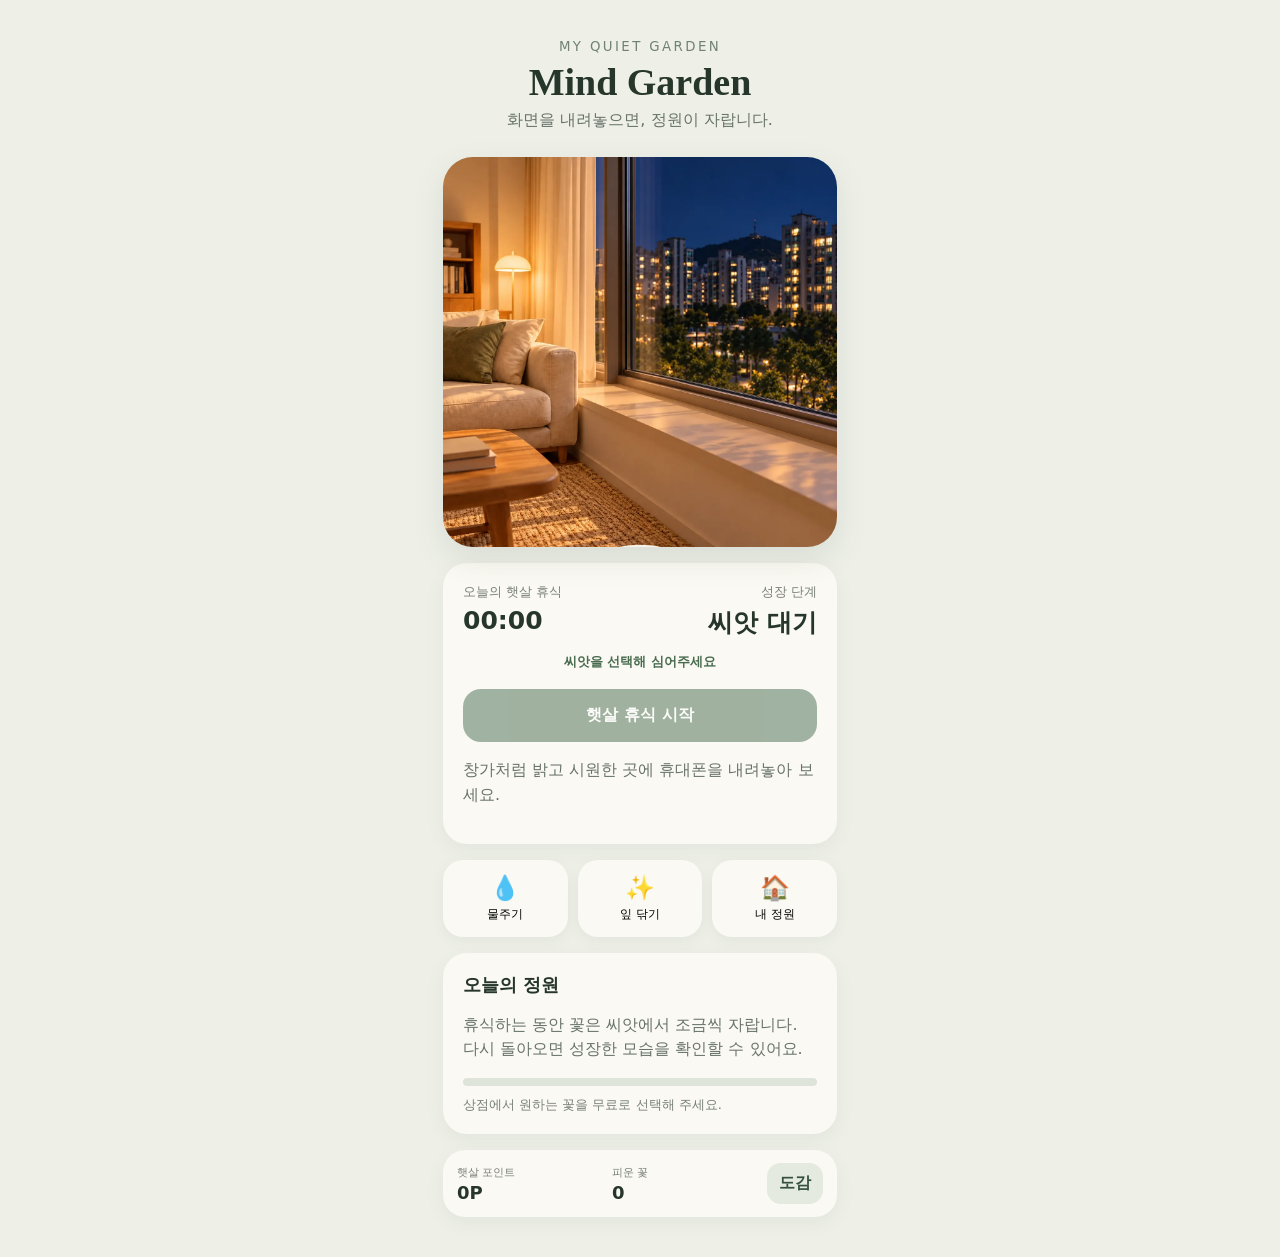
<file: web/index.html>
<!doctype html><html lang="ko"><head><meta charset="utf-8"><meta name="viewport" content="width=device-width,initial-scale=1"><title>Mind Garden</title><link rel="stylesheet" href="style.css?v=62"></head><body><main><header><small>MY QUIET GARDEN</small><h1>Mind Garden</h1><p>화면을 내려놓으면, 정원이 자랍니다.</p></header><section id="room"><img id="roomPhoto" alt="내 정원 배경"><div id="liveLight"></div><div id="sun">☀</div><div id="plantShadow"></div><div id="plant" aria-label="가상 식물"><svg viewBox="0 0 180 220" role="img"><defs><linearGradient id="potG" x1="0" x2="1"><stop offset="0" stop-color="#e8e1d4"/><stop offset=".5" stop-color="#fffaf0"/><stop offset="1" stop-color="#cfc5b6"/></linearGradient><linearGradient id="leafG" x1="0" y1="1" x2="1" y2="0"><stop offset="0" stop-color="#347c32"/><stop offset=".55" stop-color="#78bd45"/><stop offset="1" stop-color="#b9dc68"/></linearGradient><radialGradient id="soilG"><stop offset="0" stop-color="#59422f"/><stop offset="1" stop-color="#2f241c"/></radialGradient><filter id="ps"><feDropShadow dx="0" dy="7" stdDeviation="5" flood-opacity=".22"/></filter></defs><ellipse cx="90" cy="207" rx="56" ry="9" fill="#000" opacity=".13"/><g filter="url(#ps)"><ellipse cx="90" cy="183" rx="49" ry="10" fill="#eee7db"/><path d="M47 142h86l-8 55c-1 7-8 11-15 11H70c-8 0-14-4-15-11z" fill="url(#potG)"/><ellipse cx="90" cy="142" rx="43" ry="12" fill="#f7f0e4"/><ellipse cx="90" cy="142" rx="35" ry="8" fill="url(#soilG)"/></g><path d="M90 143C89 118 91 91 88 66M89 104C73 91 61 78 50 65M90 91c16-14 29-27 39-43M89 119c18-9 31-18 42-31" fill="none" stroke="#3f7f3b" stroke-width="6" stroke-linecap="round"/><g fill="url(#leafG)"><path d="M87 68C61 69 44 56 42 36c25-3 45 8 45 32z"/><path d="M91 91c6-27 24-44 48-43 0 27-17 43-48 43z"/><path d="M87 105c-25 3-43-7-49-26 23-8 45 1 49 26z"/><path d="M91 120c12-23 31-34 52-29-6 24-25 35-52 29z"/><path d="M89 68c-7-22 0-42 17-54 14 19 8 42-17 54z"/></g><g fill="none" stroke="#d7ed9a" stroke-width="1.5" opacity=".65"><path d="M48 42l36 23"/><path d="M132 53L96 86"/><path d="M45 83l38 19"/><path d="M136 95l-39 21"/><path d="M104 20L91 62"/></g></svg></div></section><div id="editPanel"><div class="editRow"><strong id="editTarget">화분 조절</strong><button id="editPlant" type="button">화분</button><button id="editRoom" type="button">내 집</button></div><div class="editRow"><button id="sizeMinus" type="button">−</button><span id="editHint">드래그로 위치 이동 · ± 크기</span><button id="sizePlus" type="button">＋</button><button id="editDone" type="button">완료</button></div></div><section class="card"><div class="row"><div><span>오늘의 햇살 휴식</span><strong id="time">00:00</strong></div><div><span>성장 단계</span><strong id="stage">새싹</strong></div></div><div id="activePlantName" class="activePlantName">금잔화 씨앗부터 시작해보세요</div><button id="rest">햇살 휴식 시작</button><button id="harvest" class="harvest" type="button" hidden>피운 꽃 수확하기 · +100P</button><p id="msg">창가처럼 밝고 시원한 곳에 휴대폰을 내려놓아 보세요.</p></section><section class="actions"><button id="water">💧<span>물주기</span></button><button id="leaf">✨<span>잎 닦기</span></button><button id="myHome">🏠<span>내 정원</span></button></section><section class="card"><h2>오늘의 정원</h2><p>휴식하는 동안 꽃은 씨앗에서 조금씩 자랍니다. 다시 돌아오면 성장한 모습을 확인할 수 있어요.</p><div class="progress"><i id="bar"></i></div><small id="next">다음 잎까지 10분</small></section><section class="gardenStatus"><div><span>햇살 포인트</span><strong id="sunPoints">0P</strong></div><div><span>피운 꽃</span><strong id="completedPlants">0</strong></div><button id="openCodex" type="button">도감</button></section><section id="homeSheet" class="sheet"><div class="sheetHead"><div><small>MY GARDEN</small><h2>내 정원</h2></div><button id="homeClose">×</button></div><div class="gardenMiniSummary"><span><b id="sheetPoints">0P</b> 햇살 포인트</span><span><b id="sheetCompleted">0</b> 완성</span><span><b id="weekDays">0/7</b> 이번 주</span></div><div class="gardenTabs"><button class="on" data-garden-tab="spaces">공간</button><button data-garden-tab="collection">피운 꽃</button><button data-garden-tab="codex">도감</button><button data-garden-tab="shop">상점</button></div><div class="gardenPanel on" data-garden-panel="spaces"><p class="longPressHint">등록한 식물을 길게 누르면 내용을 수정하거나 삭제할 수 있어요.</p><div id="plantList"></div><button id="addPlant" class="primary">＋ 식물 추가</button></div><div class="gardenPanel" data-garden-panel="collection"><div id="collectionList"></div><div class="publicGardenFuture"><strong>공개 정원 · 준비 중</strong><p>마켓 공개 후에는 내가 선택한 완성 식물만 공개 정원에 전시할 수 있도록 준비되어 있습니다.</p></div></div><div class="gardenPanel" data-garden-panel="codex"><div id="codexList"></div></div><div class="gardenPanel" data-garden-panel="shop"><p class="shopIntro">꽃·화분·배경을 무료로 선택해 정원을 꾸며보세요.</p><div id="shopList"></div></div></section><section id="addSheet" class="sheet"><div class="sheetHead"><h2 id="plantEditorTitle">식물 추가</h2><button id="addClose">×</button></div><label class="field">이름<input id="newName" placeholder="예: 거실 몬스테라"></label><label class="field">장소<input id="newPlace" placeholder="예: 거실 창가 / 공부방 책상 위"></label><label class="field">꽃 종류<select id="newSpecies" aria-label="꽃 종류 선택"></select></label><div class="choiceTitle">배경 이미지</div><div class="choices"><button id="useMine">내 이미지</button><button id="useVirtual">가상의 이미지</button></div><input id="photo" type="file" accept="image/*" hidden><div id="virtualChoices" class="virtualChoices"><button data-v="window">햇살 좋은 거실 창가</button><button data-v="desk">차분한 공부방 책상</button><button data-v="balcony">초록빛 베란다 정원</button><button data-v="tea-yard">차 마시는 뜰</button><button data-v="tea-yard2">산이 보이는 창가</button></div><label class="liveToggle"><input id="newLive" type="checkbox" checked><span>라이브 적용</span><small>내 이미지는 시간에 따라, 가상 이미지는 날씨에 따라 달라집니다.</small></label><button id="savePlant" class="primary">추가 완료</button></section><div id="plantActionDialog" class="plantActionDialog" hidden role="dialog" aria-modal="true" aria-labelledby="plantActionTitle"><div class="plantActionCard"><h2 id="plantActionTitle"></h2><p id="plantActionMessage"></p><button id="plantActionEdit" type="button">내용 수정</button><button id="plantActionDelete" type="button">삭제</button><button id="plantActionCancel" type="button">취소</button></div></div><div id="rewardToast" class="rewardToast" aria-live="polite"></div></main><script src="data/flowers.js?v=5"></script>
<script src="local-store.js?v=5"></script></body></html>
</file>
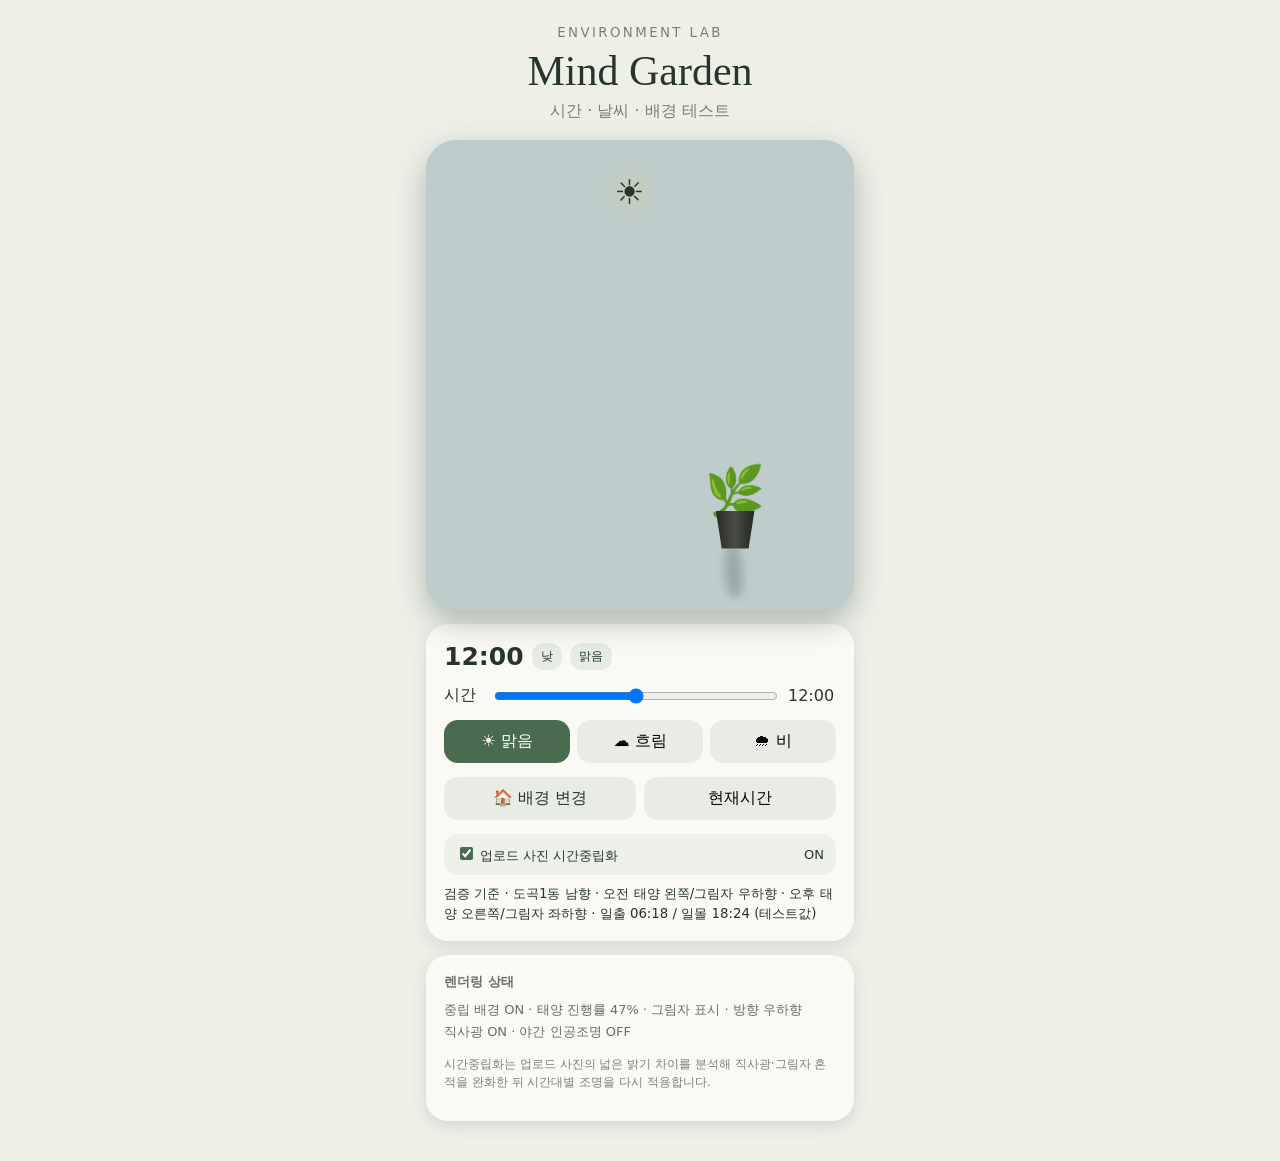
<file: web/lab/index.html>
<!doctype html><html lang="ko"><head><meta charset="utf-8"><meta name="viewport" content="width=device-width,initial-scale=1"><title>Mind Garden Lab</title><link rel="stylesheet" href="style.css"></head><body><main><header><small>ENVIRONMENT LAB</small><h1>Mind Garden</h1><p>시간 · 날씨 · 배경 테스트</p></header><section id="room"><canvas id="neutralCanvas"></canvas><div id="tint"></div><div id="clouds"></div><canvas id="rain"></canvas><div id="sunOrb">☀</div><div id="pot"><div class="plant">🌿</div><div class="potBody"></div><div class="shadow"></div></div></section><section class="panel"><div class="status"><b id="clock">12:00</b><span id="phase">낮</span><span id="weatherText">맑음</span></div><label>시간 <input id="timeSlider" type="range" min="0" max="1439" value="720"><output id="timeOut">12:00</output></label><div class="chips"><button data-w="clear" class="on">☀ 맑음</button><button data-w="cloudy">☁ 흐림</button><button data-w="rain">🌧 비</button></div><div class="row"><label class="upload">🏠 배경 변경<input id="photo" type="file" accept="image/*"></label><button id="now">현재시간</button></div><div class="neutralRow"><label><input id="neutralize" type="checkbox" checked> 업로드 사진 시간중립화</label><span id="neutralState">ON</span></div><small>검증 기준 · 도곡1동 남향 · 오전 태양 왼쪽/그림자 우하향 · 오후 태양 오른쪽/그림자 좌하향 · 일출 06:18 / 일몰 18:24 (테스트값)</small></section><section class="panel info"><b>렌더링 상태</b><div id="debug"></div><p class="note">시간중립화는 업로드 사진의 넓은 밝기 차이를 분석해 직사광·그림자 흔적을 완화한 뒤 시간대별 조명을 다시 적용합니다.</p></section></main><script src="app.js"></script></body></html>
</file>
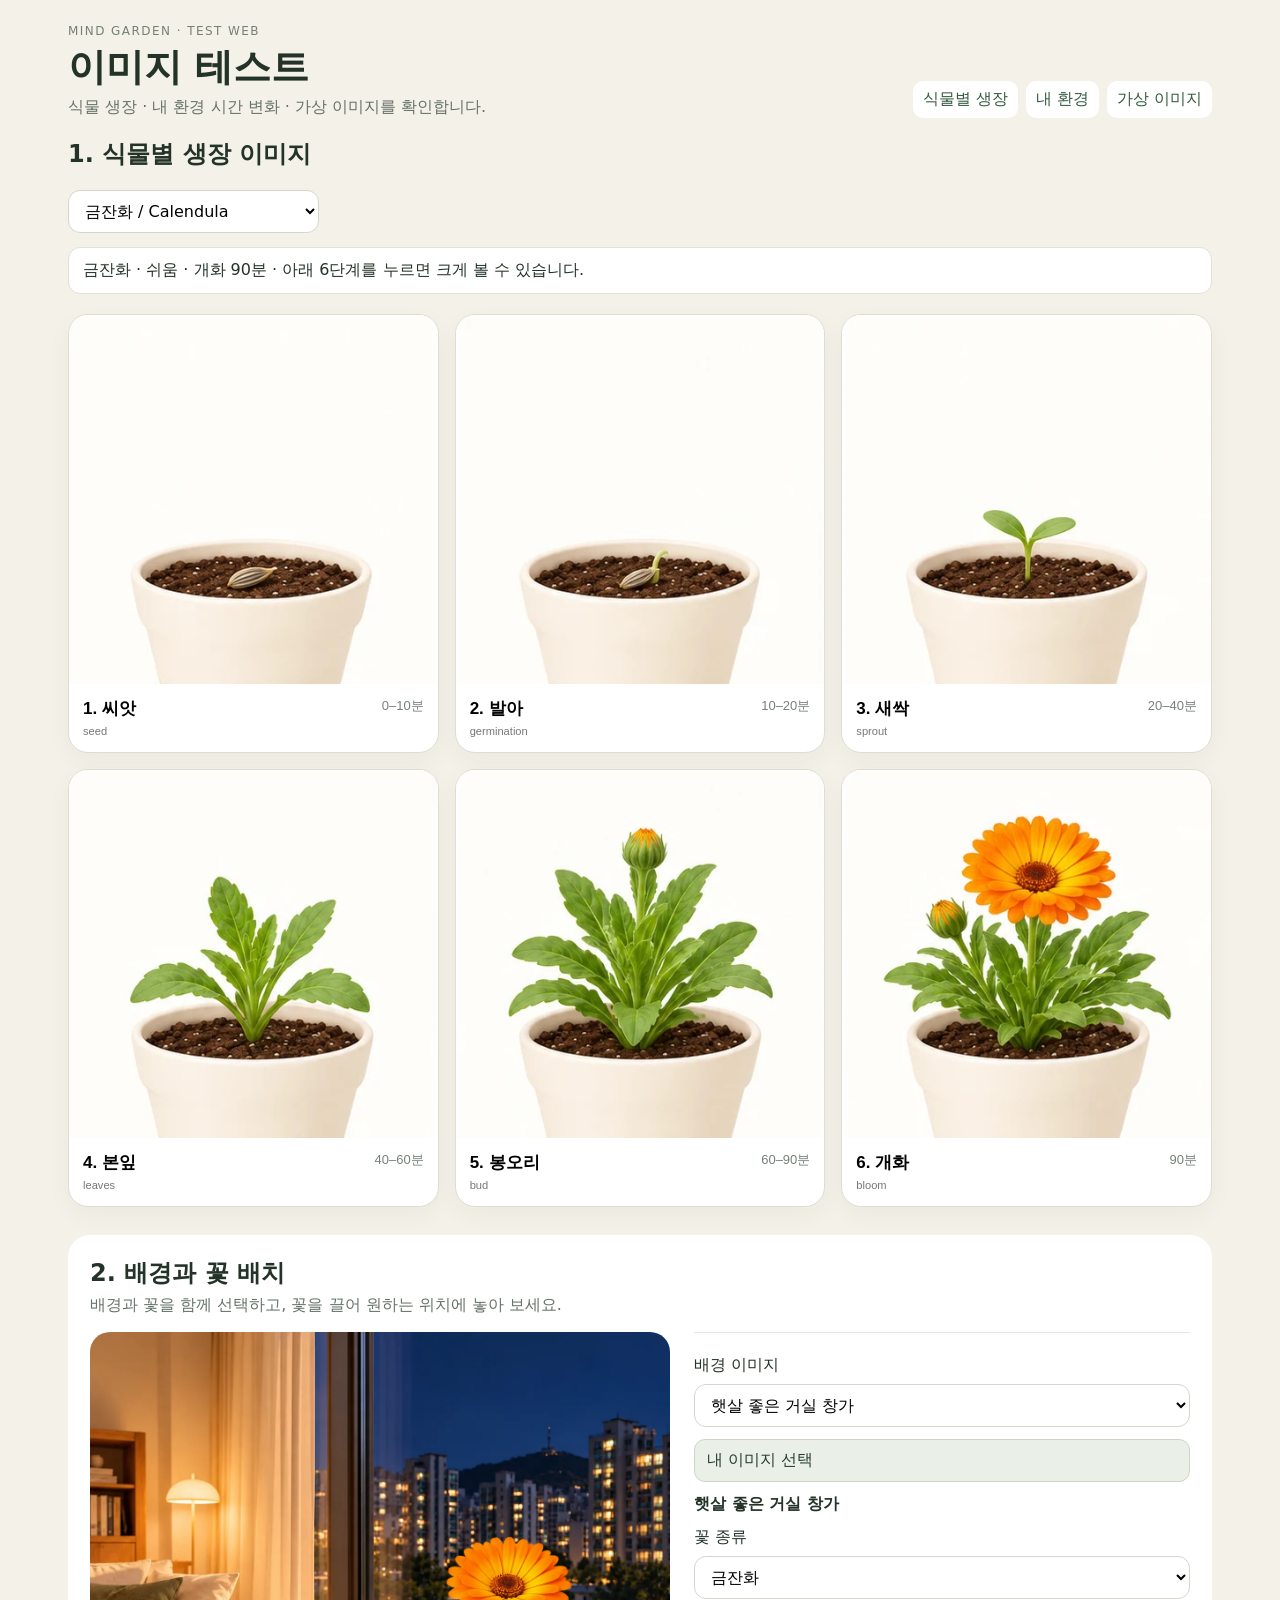
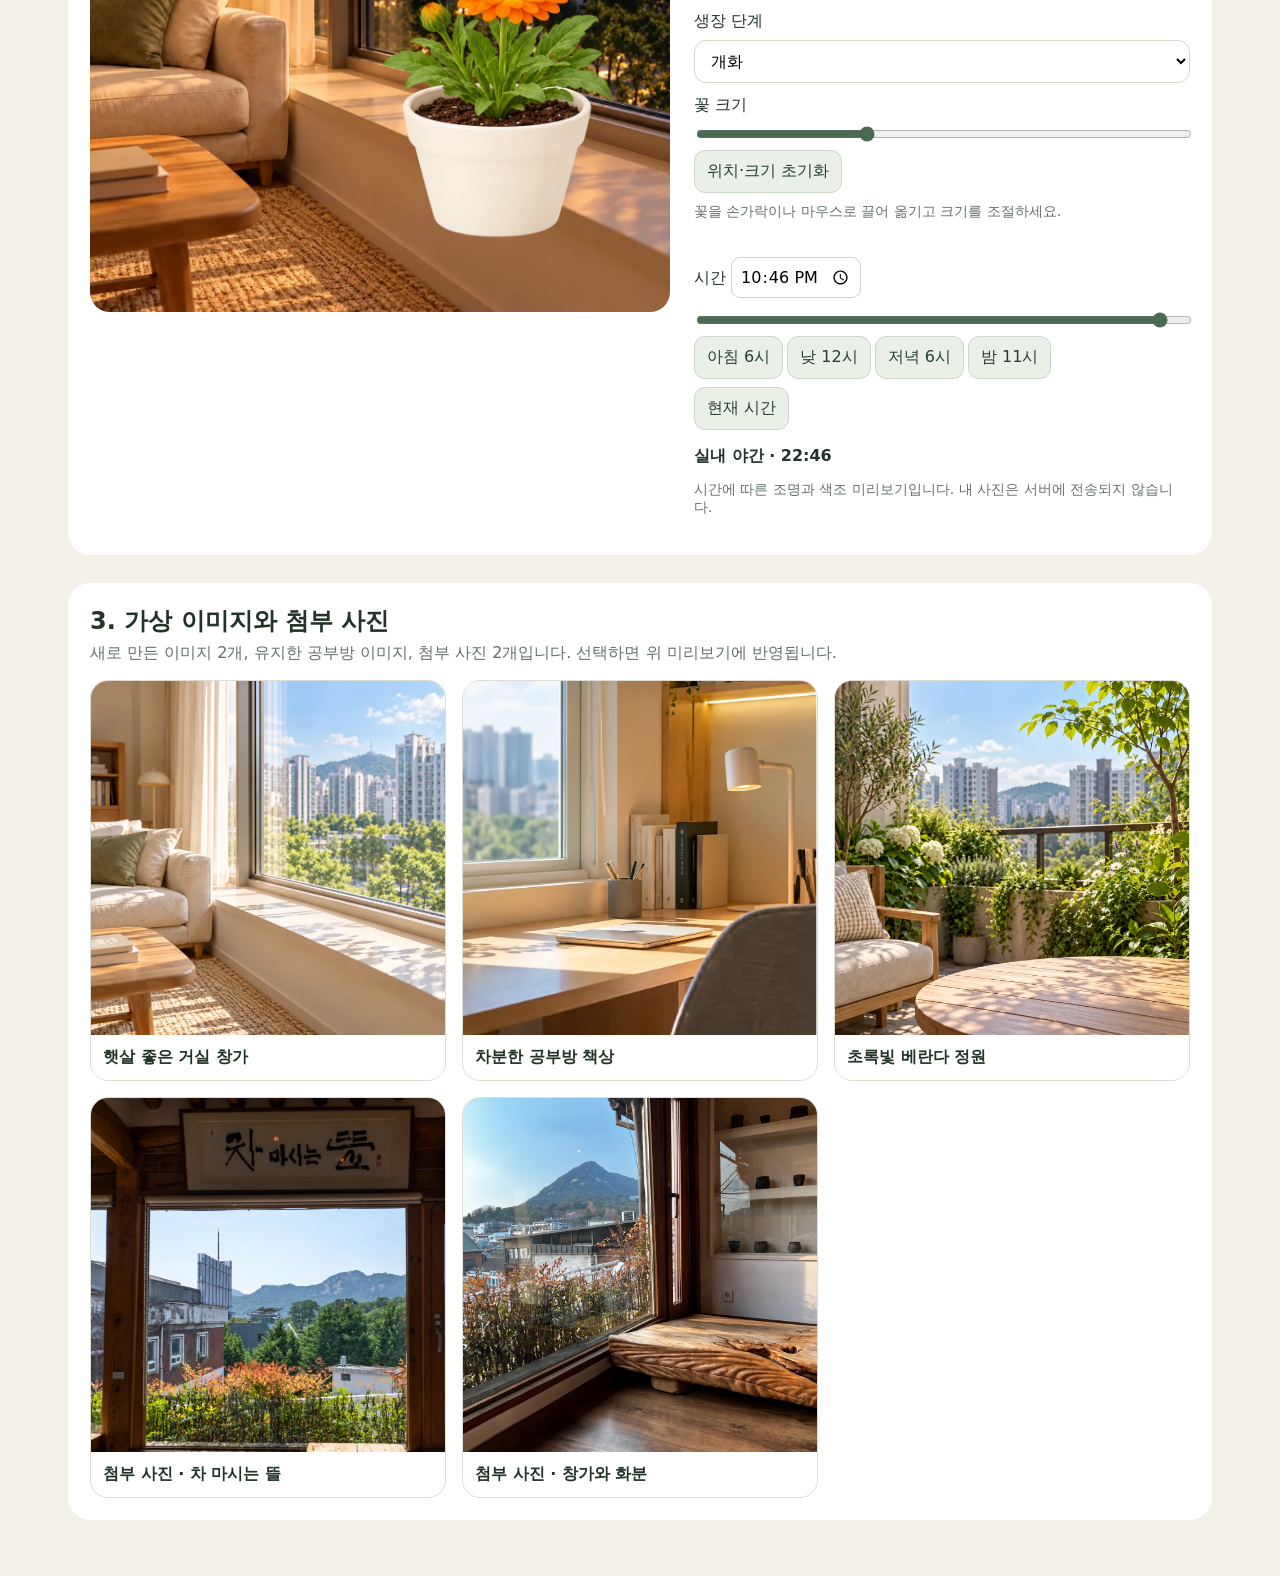
<file: web/test/index.html>
<!doctype html>
<html lang="ko">
<head>
<meta charset="utf-8">
<meta name="viewport" content="width=device-width,initial-scale=1">
<title>Mind Garden · 이미지 테스트</title>
<style>
:root{font-family:system-ui,-apple-system,BlinkMacSystemFont,"Segoe UI",sans-serif;color:#243328;background:#f4f1e8}
*{box-sizing:border-box}body{margin:0}.wrap{max-width:1180px;margin:auto;padding:24px 18px 56px}
header{display:flex;gap:16px;align-items:end;justify-content:space-between;margin-bottom:20px}
h1{font-size:clamp(24px,5vw,38px);margin:4px 0}p{margin:0;color:#667269}.tag{font-size:12px;letter-spacing:.12em;color:#758176}
select{font:inherit;padding:10px 36px 10px 12px;border:1px solid #d5d6cb;border-radius:12px;background:#fff}
.notice{padding:12px 14px;border-radius:12px;background:#fff;border:1px solid #e2e0d7;margin:14px 0 20px}
.grid{display:grid;grid-template-columns:repeat(3,minmax(0,1fr));gap:16px}
.card{border:1px solid #deddd3;border-radius:20px;background:#fff;overflow:hidden;box-shadow:0 8px 24px #2635260b;cursor:pointer;text-align:left;padding:0}
.card:focus,.card:hover{outline:2px solid #87977f;outline-offset:2px}
.image{aspect-ratio:1/1;background:#f7f4ec;display:grid;place-items:center;overflow:hidden}
.image img{width:100%;height:100%;object-fit:cover;display:block}.growth-card-image{position:relative}.growth-card-image .cardPot{display:none;position:absolute;z-index:1;left:14%;bottom:-2%;width:72%;height:auto;object-fit:contain;pointer-events:none}.growth-card-image.needs-pot .cardPot{display:block}.growth-card-image .cardFlower{position:relative;z-index:2}
.meta{padding:13px 14px 15px}.meta strong{font-size:17px}.meta span{float:right;color:#778178;font-size:13px}
.meta small{display:block;margin-top:5px;color:#777}
.empty{min-height:360px;display:grid;place-items:center;border:1px dashed #c8c9c0;border-radius:18px;color:#777;background:#faf9f4}
.dialog{border:0;border-radius:22px;padding:0;max-width:min(92vw,820px);background:#fff;box-shadow:0 24px 80px #0005}
.dialog::backdrop{background:#0008}.dialog img{display:block;width:100%;max-height:76vh;object-fit:contain;background:#f5f2ea}
.dialog footer{padding:12px 16px;display:flex;justify-content:space-between;align-items:center}.dialog button{border:0;background:#e9ede6;border-radius:10px;padding:9px 14px}
@media(max-width:720px){header{align-items:flex-start;flex-direction:column}.grid{grid-template-columns:repeat(2,minmax(0,1fr));gap:10px}.meta{padding:10px}.meta strong{font-size:15px}}
.panel{margin-top:28px;background:#fff;padding:22px;border-radius:22px}.panel h2{margin:0 0 6px}.panel p{margin-bottom:16px}.scene{position:relative;max-width:580px;aspect-ratio:1;border-radius:20px;overflow:hidden;background:#1b2830}.scene img{width:100%;height:100%;object-fit:cover;display:block}.scene:after{content:'';position:absolute;inset:0;background:var(--overlay,transparent);pointer-events:none}.preview{display:flex;align-items:start;gap:24px;flex-wrap:wrap}.controls{flex:1;min-width:220px}.controls label,.controls strong{display:block;margin:12px 0}.controls input[type=range]{width:100%;accent-color:#496b51}.controls button,.upload{font:inherit;display:inline-block;padding:10px 12px;border:1px solid #cbd5ca;background:#eaf0e8;border-radius:11px;color:#283f30;cursor:pointer;margin:4px 4px 4px 0}.controls input[type=time]{font:inherit;padding:8px;border-radius:9px;border:1px solid #cbd5ca}.upload input{position:absolute;opacity:0;width:1px}.scene-card{border:1px solid #deddd3;border-radius:18px;background:white;overflow:hidden;text-align:left;padding:0;cursor:pointer;font:inherit;color:inherit}.scene-card img{display:block;width:100%;aspect-ratio:1;object-fit:cover}.scene-card strong{display:block;padding:12px}.hint{font-size:14px;margin-top:14px}nav{display:flex;gap:8px;flex-wrap:wrap}nav a{color:#365c40;text-decoration:none;background:#fff;padding:8px 10px;border-radius:10px}
#flowerOverlay{position:absolute;z-index:2;left:70%;top:62%;width:42%;height:auto;transform:translate(-50%,-50%);cursor:grab;touch-action:none;user-select:none}#flowerOverlay:active{cursor:grabbing}.previewFlower{position:relative;z-index:2;display:block;width:100%;height:auto;object-fit:contain;mix-blend-mode:multiply;pointer-events:none;user-select:none;-webkit-user-drag:none}.previewFlower.cutout{mix-blend-mode:normal}.scene .previewPot{display:none;position:absolute;z-index:1;left:14%;bottom:-2%;width:72%;height:auto;pointer-events:none;user-select:none}.scene #flowerOverlay.needs-pot .previewPot{display:block}.flower-controls{padding:14px 0;border-top:1px solid #e2e7df}.flower-controls select{display:block;width:100%;max-width:100%;margin:6px 0 12px}.flower-controls label{margin:8px 0}.flower-controls .hint{margin:6px 0 10px}
</style>
</head>
<body>
<main class="wrap">
<header><div><div class="tag">MIND GARDEN · TEST WEB</div><h1>이미지 테스트</h1><p>식물 생장 · 내 환경 시간 변화 · 가상 이미지를 확인합니다.</p></div><nav><a href="#growth">식물별 생장</a><a href="#environment">내 환경</a><a href="#virtual">가상 이미지</a></nav></header>
<section id="growth"><h2>1. 식물별 생장 이미지</h2><select id="species" aria-label="꽃 선택"></select>
<div class="notice" id="notice">꽃 데이터를 불러오는 중입니다.</div>
<section class="grid" id="grid" aria-live="polite"></section>
</section>
<section class="panel" id="environment"><h2>2. 배경과 꽃 배치</h2><p>배경과 꽃을 함께 선택하고, 꽃을 끌어 원하는 위치에 놓아 보세요.</p><div class="preview"><div class="scene" id="scene"><img id="sceneImage" alt="환경 이미지 미리보기"><div id="flowerOverlay" aria-label="배경 위에 배치한 꽃"><img class="previewPot" src="../assets/pots/ivory-ceramic.webp?v=20260929-4" alt=""><img class="previewFlower" alt="배경 위에 배치한 꽃" draggable="false"></div></div><div class="controls"><div class="flower-controls"><label for="overlayBackground">배경 이미지</label><select id="overlayBackground" aria-label="배치할 배경 이미지"></select><label class="upload">내 이미지 선택<input id="photo" type="file" accept="image/*"></label><strong id="sceneName">가상 배경을 불러오는 중</strong><label for="overlaySpecies">꽃 종류</label><select id="overlaySpecies" aria-label="배치할 꽃 종류"></select><label for="overlayStage">생장 단계</label><select id="overlayStage" aria-label="배치할 생장 단계"></select><label for="flowerSize">꽃 크기</label><input id="flowerSize" type="range" min="25" max="75" value="42" aria-label="꽃 크기"><button id="resetFlower" type="button">위치·크기 초기화</button><p class="hint">꽃을 손가락이나 마우스로 끌어 옮기고 크기를 조절하세요.</p></div><label>시간 <input id="clock" type="time" value="12:00"></label><input id="slider" type="range" min="0" max="1439" value="720" aria-label="시간 조절"><div><button data-time="06:00">아침 6시</button><button data-time="12:00">낮 12시</button><button data-time="18:00">저녁 6시</button><button data-time="23:00">밤 11시</button></div><button id="now">현재 시간</button><strong id="phase">낮</strong><p class="hint">시간에 따른 조명과 색조 미리보기입니다. 내 사진은 서버에 전송되지 않습니다.</p></div></div></section>
<section class="panel" id="virtual"><h2>3. 가상 이미지와 첨부 사진</h2><p>새로 만든 이미지 2개, 유지한 공부방 이미지, 첨부 사진 2개입니다. 선택하면 위 미리보기에 반영됩니다.</p><div class="grid" id="virtualGrid"></div></section>
</main>
<dialog class="dialog" id="viewer"><img id="large" alt=""><footer><strong id="caption"></strong><button id="close">닫기</button></footer></dialog>
<script>
const stages=[
  {key:'seed',name:'씨앗'},
  {key:'germination',name:'발아'},
  {key:'sprout',name:'새싹'},
  {key:'leaves',name:'본잎'},
  {key:'bud',name:'봉오리'},
  {key:'bloom',name:'개화'}
];
const sel=document.querySelector('#species'),grid=document.querySelector('#grid'),notice=document.querySelector('#notice');
const viewer=document.querySelector('#viewer'),large=document.querySelector('#large'),caption=document.querySelector('#caption');
let catalog=[];
function minuteLabel(sp,i){
  if(i===0)return '0–'+sp.stageMinutes[0]+'분';
  if(i<5)return sp.stageMinutes[i-1]+'–'+sp.stageMinutes[i]+'분';
  return sp.growthMinutes+'분';
}
function render(){
  const sp=catalog.find(x=>x.id===sel.value)||catalog[0];
  if(!sp)return;
  if(!sp.growthImages){
    notice.textContent=sp.name+' 생장 이미지는 아직 등록되지 않았습니다.';
    grid.innerHTML='<div class="empty">이미지 준비 중</div>';return;
  }
  notice.textContent=sp.name+' · '+sp.difficulty+' · 개화 '+sp.growthMinutes+'분 · 아래 6단계를 누르면 크게 볼 수 있습니다.';
  grid.innerHTML=stages.map((s,i)=>{
    const src='../'+sp.growthImages[s.key]+'?v=20260929-1';
    const needsPot=false;
    return '<button class="card" data-src="'+src+'" data-caption="'+sp.name+' · '+s.name+' · '+minuteLabel(sp,i)+'"><div class="image growth-card-image'+(needsPot?' needs-pot':'')+'"><img class="cardPot" src="../assets/pots/ivory-ceramic.webp?v=20260929-3" alt="" aria-hidden="true"><img class="cardFlower" src="'+src+'" alt="'+sp.name+' '+s.name+'" loading="eager"></div><div class="meta"><strong>'+(i+1)+'. '+s.name+'</strong><span>'+minuteLabel(sp,i)+'</span><small>'+s.key+'</small></div></button>';
  }).join('');
  grid.querySelectorAll('.card').forEach(b=>b.onclick=()=>{large.src=b.dataset.src;large.alt=b.dataset.caption;caption.textContent=b.dataset.caption;viewer.showModal()});
}
fetch('../data/flowers.json?test=1',{cache:'no-store'}).then(r=>{if(!r.ok)throw new Error(r.status);return r.json()}).then(data=>{
  catalog=data.species||[];
  sel.innerHTML=catalog.map(x=>'<option value="'+x.id+'">'+x.name+' / '+x.nameEn+'</option>').join('');
  sel.value=catalog.find(x=>x.growthImages)?.id||catalog[0]?.id||'';
  const overlaySpecies=document.querySelector('#overlaySpecies');
  overlaySpecies.replaceChildren(...catalog.filter(x=>x.growthImages).map(x=>{const option=document.createElement('option');option.value=x.id;option.textContent=x.name;return option}));
  overlaySpecies.value=sel.value;
  overlaySpecies.onchange=updateFlower;
  updateFlower();
  sel.onchange=render;render();
}).catch(e=>{notice.textContent='flowers.json을 불러오지 못했습니다: '+e.message;grid.innerHTML='<div class="empty">데이터 로드 실패</div>'});
document.querySelector('#close').onclick=()=>viewer.close();
viewer.onclick=e=>{if(e.target===viewer)viewer.close()};
const scene=document.querySelector('#scene'),sceneImage=document.querySelector('#sceneImage');
const flower=document.querySelector('#flowerOverlay'),flowerImage=flower.querySelector('.previewFlower'),flowerStage=document.querySelector('#overlayStage');
flowerStage.replaceChildren(...stages.map(s=>{const option=document.createElement('option');option.value=s.key;option.textContent=s.name;return option}));
flowerStage.value='bloom';flowerStage.onchange=updateFlower;
function updateFlower(){const sp=catalog.find(x=>x.id===document.querySelector('#overlaySpecies').value),src=sp?.growthImages?.[flowerStage.value];if(!src){flower.hidden=true;return}flower.hidden=false;const cutout=sp.overlayImages?.[flowerStage.value];flower.classList.remove('needs-pot');flowerImage.classList.toggle('cutout',Boolean(cutout));flowerImage.src='../'+(cutout||src)+'?v=20260929-6';flowerImage.alt=sp.name+' '+stages.find(x=>x.key===flowerStage.value).name+' 이미지'}
document.querySelector('#flowerSize').oninput=e=>{flower.style.width=e.target.value+'%'};
document.querySelector('#resetFlower').onclick=()=>{flower.style.left='70%';flower.style.top='62%';flower.style.width='42%';document.querySelector('#flowerSize').value=42};
let dragging=false,offsetX=0,offsetY=0;
flower.addEventListener('pointerdown',e=>{e.preventDefault();dragging=true;const box=scene.getBoundingClientRect();offsetX=(e.clientX-box.left)/box.width-parseFloat(flower.style.left||'70')/100;offsetY=(e.clientY-box.top)/box.height-parseFloat(flower.style.top||'62')/100;flower.setPointerCapture(e.pointerId)});
flower.addEventListener('pointermove',e=>{if(!dragging)return;const box=scene.getBoundingClientRect();const x=Math.max(0,Math.min(1,(e.clientX-box.left)/box.width-offsetX)),y=Math.max(0,Math.min(1,(e.clientY-box.top)/box.height-offsetY));flower.style.left=x*100+'%';flower.style.top=y*100+'%'});
for(const event of ['pointerup','pointercancel','lostpointercapture'])flower.addEventListener(event,()=>dragging=false);
const NIGHT_IMAGES={'sunny-living-room':'sunny-living-room-night.webp','calm-study-desk':'calm-study-desk-night.webp','tea-yard':'tea-yard-night.webp','tea-yard2':'tea-yard2-night.webp'};let selectedScene='',selectedSceneDaySrc='';function setScene(src,name,id=''){if(sceneImage.dataset.objectUrl){URL.revokeObjectURL(sceneImage.dataset.objectUrl);delete sceneImage.dataset.objectUrl}selectedScene=id;selectedSceneDaySrc=src;sceneImage.src=src;sceneImage.alt=name+' 시간별 미리보기';document.querySelector('#sceneName').textContent=name;const clock=document.querySelector('#clock');if(clock){const [h,m]=clock.value.split(':').map(Number);setTime(h*60+m)}}
fetch('../data/backgrounds.json?version=3',{cache:'no-store'}).then(r=>{if(!r.ok)throw Error(r.status);return r.json()}).then(data=>{const list=data.backgrounds||[],container=document.querySelector('#virtualGrid'),picker=document.querySelector('#overlayBackground');const url=(bg,night=false)=>'../'+(night&&bg.id==='calm-study-desk'?'assets/backgrounds/calm-study-desk-night.webp':bg.image)+'?v=20260928-4';const pick=bg=>setScene(url(bg),bg.name,bg.id);picker.replaceChildren(...list.map(bg=>{const option=document.createElement('option');option.value=bg.id;option.textContent=bg.name;return option}));picker.onchange=()=>{const bg=list.find(x=>x.id===picker.value);if(bg)pick(bg)};container.replaceChildren(...list.map(bg=>{const button=document.createElement('button'),img=document.createElement('img'),label=document.createElement('strong');button.className='scene-card';img.src=url(bg);img.alt=bg.name;label.textContent=bg.name;button.append(img,label);button.onclick=()=>{picker.value=bg.id;pick(bg);location.hash='environment'};return button}));if(list[0]){picker.value=list[0].id;pick(list[0])}}).catch(()=>document.querySelector('#virtualGrid').textContent='이미지를 불러오지 못했습니다.');
document.querySelector('#photo').onchange=e=>{const file=e.target.files?.[0];if(!file)return;setScene(URL.createObjectURL(file),file.name);sceneImage.dataset.objectUrl=sceneImage.src;document.querySelector('#overlayBackground').selectedIndex=-1};
function setTime(minute){const m=Math.max(0,Math.min(1439,Number(minute))),hour=Math.floor(m/60),stamp=String(hour).padStart(2,'0')+':'+String(m%60).padStart(2,'0'),sunrise=6*60+18,sunset=18*60+24,litNight=m>=sunset,darkNight=m<sunrise;document.querySelector('#clock').value=stamp;document.querySelector('#slider').value=m;let phase,filter,overlay;if(NIGHT_IMAGES[selectedScene]&&litNight){sceneImage.src='../assets/backgrounds/'+NIGHT_IMAGES[selectedScene]+'?v=20260928-5';phase='실내 야간';filter='none';overlay='transparent';scene.style.setProperty('--flower-light','none')}else{if(selectedSceneDaySrc)sceneImage.src=selectedSceneDaySrc;if(darkNight){phase='밤';filter='brightness(.3) saturate(.7) contrast(1.1)';overlay='radial-gradient(ellipse at 55% 45%,#0b172122,#030812b8),linear-gradient(135deg,#0a17355c,#08102255)';scene.style.setProperty('--flower-light','brightness(.55)')}else if(m<8*60){phase='아침';filter='brightness(.78) sepia(.13)';overlay='linear-gradient(135deg,#f4a76230,transparent 65%)';scene.style.setProperty('--flower-light','brightness(.85)')}else if(m>=17*60){phase='저녁';filter='brightness(.64) sepia(.18)';overlay='linear-gradient(135deg,#b75b342b,#0a173544)';scene.style.setProperty('--flower-light','brightness(.75)')}else{phase='낮';filter='none';overlay='transparent';scene.style.setProperty('--flower-light','none')}}sceneImage.style.filter=filter;scene.style.setProperty('--overlay',overlay);document.querySelector('#phase').textContent=phase+' · '+stamp}
document.querySelector('#clock').oninput=e=>{const [h,m]=e.target.value.split(':').map(Number);setTime(h*60+m)};document.querySelector('#slider').oninput=e=>setTime(e.target.value);document.querySelectorAll('[data-time]').forEach(b=>b.onclick=()=>{const [h,m]=b.dataset.time.split(':').map(Number);setTime(h*60+m)});document.querySelector('#now').onclick=()=>{const n=new Date;setTime(n.getHours()*60+n.getMinutes())};document.querySelector('#now').click();
</script>
</body></html>
</file>
<file: web/style.css>
*{box-sizing:border-box}body{margin:0;background:#eef0e8;color:#26362b;font-family:system-ui,-apple-system,sans-serif}main{max-width:430px;margin:auto;min-height:100vh;padding:24px 18px 40px}header{text-align:center;padding:12px 0 20px}header small{letter-spacing:.18em;color:#718173}h1{margin:5px;font-family:serif;font-size:38px}header p{margin:6px;color:#68736a}#room{height:390px;border-radius:30px;position:relative;overflow:hidden;background:#dbe8e4;box-shadow:0 12px 30px #52625222;background-size:cover;background-position:center}#sun{position:absolute;right:24px;top:18px;font-size:26px}#plant{position:absolute!important;z-index:4!important;width:130px!important;height:170px!important;left:50%!important;bottom:4px!important;transform:translateX(-50%)!important;transition:.5s;transform-origin:50% 100%;font-size:0!important;color:transparent!important}#plant svg{width:100%!important;height:100%!important;display:block!important;overflow:visible}.floor{display:none}.card{background:#faf9f3;border-radius:24px;padding:20px;margin-top:16px;box-shadow:0 6px 18px #52625212}.row{display:flex;justify-content:space-between}.row div{display:flex;flex-direction:column}.row div:last-child{text-align:right}.row span,.card small{font-size:13px;color:#788078}.row strong{font-size:25px;margin-top:5px}button,#photo+*{font:inherit}#rest{width:100%;border:0;border-radius:18px;padding:16px;margin-top:18px;background:#496c50;color:white;font-weight:700}.card>p{color:#68736a;line-height:1.55}.actions{display:flex;gap:10px;margin-top:16px}.actions button,.actions label{flex:1;border:0;background:#faf9f3;border-radius:20px;padding:14px 5px;text-align:center;box-shadow:0 4px 14px #52625212;font-size:24px}.actions span{display:block;font-size:12px;margin-top:4px}.actions input{display:none}h2{font-size:18px;margin:0}.progress{height:8px;background:#dfe4db;border-radius:9px;overflow:hidden;margin:16px 0 8px}.progress i{display:block;height:100%;width:0;background:#64846a;transition:.3s}.active #sun{animation:pulse 2s infinite}@keyframes pulse{50%{transform:scale(1.25);filter:brightness(1.2)}}#plant{touch-action:none;cursor:grab;user-select:none}#plant.dragging{cursor:grabbing}
#plant{right:auto!important;margin:0!important}
#plantTools{pointer-events:auto}
#plantTools button{cursor:pointer;touch-action:manipulation}

#roomPhoto{position:absolute;z-index:0;left:50%;top:50%;width:100%;height:100%;object-fit:cover;transform:translate(-50%,-50%) scale(1);display:none;max-width:none;user-select:none;-webkit-user-drag:none;touch-action:none}
#room.has-photo #roomPhoto{display:block}
#sun,#plant{z-index:3}
#editPanel{position:absolute;z-index:10;left:50%;bottom:8px;transform:translateX(-50%);width:calc(100% - 18px);padding:7px;border-radius:16px;background:#fffdf0ee;box-shadow:0 4px 14px #0002;display:none}
#room.editing #editPanel{display:block}.editRow{display:flex;align-items:center;justify-content:center;gap:6px}.editRow+.editRow{margin-top:5px}
#editPanel button{border:0;border-radius:12px;padding:7px 10px;background:#e7ece4;color:#294532;font:inherit;touch-action:manipulation;cursor:pointer}
#editPanel button.on,#editDone{background:#496c50!important;color:white!important}#editDone{margin-left:auto}
#editPanel strong{font-size:12px;margin-right:auto}#editHint{font-size:10px;color:#657267;white-space:nowrap}
#room.edit-room #roomPhoto{outline:2px dashed #fff9;outline-offset:-6px;cursor:move}
#room.edit-plant #plant{outline:2px dashed #fff9;outline-offset:2px}
#editPanel{position:relative!important;left:auto!important;bottom:auto!important;transform:none!important;width:100%!important;margin-top:10px!important;background:#faf9f3!important}
#editPanel{display:none}body:has(#room.editing) #editPanel{display:block}

#liveLight{position:absolute;inset:0;z-index:1;pointer-events:none;transition:background 2s,opacity 2s}
#sun{z-index:2!important;transition:left 2s,top 2s,opacity 2s,filter 2s}
#plantShadow{position:absolute;z-index:2;width:120px;height:18px;border-radius:50%;background:#18231955;filter:blur(5px);transform-origin:0 50%;pointer-events:none;transition:all 2s}
#plant{z-index:4!important}
#room.live-night #sun{opacity:0}#room.live-night #liveLight{background:#0b1c3a88}
#room.live-dawn #liveLight{background:linear-gradient(120deg,#ffbd7760,#ffe7b020 45%,transparent 75%)}
#room.live-day #liveLight{background:linear-gradient(120deg,#fff2b72b,transparent 55%)}
#room.live-evening #liveLight{background:linear-gradient(250deg,#ff9b4b66,#ffcf7330 40%,transparent 72%)}

.sheet{position:fixed;z-index:50;left:50%;bottom:0;transform:translate(-50%,105%);width:min(430px,100%);max-height:82vh;overflow:auto;background:#f8f8f1;border-radius:28px 28px 0 0;padding:22px;box-shadow:0 -10px 40px #26362b33;transition:.28s}.sheet.open{transform:translate(-50%,0)}.sheetHead{display:flex;align-items:center;justify-content:space-between}.sheetHead h2{font-size:24px}.sheetHead button{border:0;background:#e6ebe2;border-radius:50%;width:38px;height:38px;font-size:25px}.primary{width:100%;border:0;border-radius:18px;padding:15px;background:#496c50;color:#fff;font-weight:700;margin-top:14px}.plantItem{display:grid;grid-template-columns:68px 1fr auto;gap:12px;align-items:center;background:#fff;border-radius:20px;padding:10px;margin:12px 0}.plantThumb{width:68px;height:68px;border-radius:15px;background-size:cover;background-position:center;display:grid;place-items:center;font-size:28px}.plantItem strong,.plantItem small{display:block}.plantItem small{color:#758077;margin-top:4px}.plantItem button{border:0;border-radius:12px;padding:8px;background:#e7ece4}.field{display:block;margin:14px 0;color:#526257;font-size:13px}.field input{display:block;width:100%;margin-top:6px;padding:12px;border:1px solid #dce2d8;border-radius:14px;background:#fff;font:inherit}.choiceTitle{font-size:13px;color:#526257;margin-top:16px}.choices{display:flex;gap:8px;margin-top:7px}.choices button,.virtualChoices button{border:0;border-radius:14px;padding:11px;background:#e7ece4;flex:1}.choices button.on,.virtualChoices button.on{background:#496c50;color:#fff}.virtualChoices{display:none;grid-template-columns:1fr;margin-top:8px;gap:7px}.virtualChoices.show{display:grid}.liveToggle{display:grid;grid-template-columns:auto 1fr;column-gap:9px;background:#fff;border-radius:16px;padding:13px;margin-top:14px}.liveToggle input{grid-row:1/3}.liveToggle small{color:#778079}.actions button{cursor:pointer}

#room.has-photo{background:#dbe8e4!important}
#room.has-photo #roomPhoto{display:block!important;opacity:1!important;visibility:visible!important;z-index:0!important}
#roomPhoto{object-fit:cover!important}

/* Mobile bottom-sheet: stay above bottom navigation and remain scrollable */
.sheet{bottom:calc(92px + env(safe-area-inset-bottom))!important;max-height:calc(100dvh - 125px)!important;border-radius:28px!important;padding-bottom:22px!important}
@media (max-height:700px){.sheet{bottom:calc(78px + env(safe-area-inset-bottom))!important;max-height:calc(100dvh - 100px)!important}}
/* scene editing must never be entered by a normal tap */
#room:not(.editing) #editPanel{display:none!important}

/* Sheet stacking: only the active sheet is interactive/visible. */
.sheet{visibility:hidden;pointer-events:none}
.sheet.open{visibility:visible;pointer-events:auto}
#homeSheet.open:has(~ #addSheet.open){transform:translate(-50%,105%)!important;visibility:hidden!important;pointer-events:none!important}
#addSheet{z-index:60}
#addSheet.open{bottom:calc(16px + env(safe-area-inset-bottom))!important;max-height:calc(100dvh - 32px - env(safe-area-inset-bottom))!important}
/* Edit controls exist only during deliberate long-press edit mode. */
#editPanel{display:none!important}
#room.editing + #editPanel,#room.editing ~ #editPanel{display:block!important}


/* Garden rewards & collection */
.gardenStatus{display:grid;grid-template-columns:1fr 1fr auto;gap:8px;align-items:center;margin-top:16px;background:#faf9f3;border-radius:22px;padding:13px 14px;box-shadow:0 6px 18px #52625212}
.gardenStatus div{display:flex;flex-direction:column;min-width:0}.gardenStatus span{font-size:11px;color:#788078}.gardenStatus strong{font-size:18px;margin-top:2px}.gardenStatus button{border:0;border-radius:14px;background:#e4eadf;color:#35513d;padding:10px 12px;font-weight:700}
.activePlantName{text-align:center;margin:14px 0 0;font-size:13px;font-weight:700;color:#496c50}
.harvest{width:100%;border:0;border-radius:18px;padding:15px;margin-top:9px;background:#d99a36;color:#fff;font-weight:800;box-shadow:0 6px 16px #b47b2833}
.gardenMiniSummary{display:grid;grid-template-columns:repeat(3,1fr);gap:7px;margin:14px 0 10px}.gardenMiniSummary span{background:#fff;border-radius:14px;padding:9px 6px;text-align:center;font-size:10px;color:#788078}.gardenMiniSummary b{display:block;font-size:15px;color:#2d4936;margin-bottom:2px}
.gardenTabs{display:grid;grid-template-columns:repeat(4,1fr);gap:5px;position:sticky;top:-22px;z-index:2;background:#f8f8f1;padding:8px 0}.gardenTabs button{border:0;border-radius:12px;padding:9px 3px;background:#e7ece4;color:#5f6f63;font-size:11px;font-weight:700}.gardenTabs button.on{background:#496c50;color:#fff}
.gardenPanel{display:none}.gardenPanel.on{display:block}.emptyState{background:#fff;border-radius:18px;padding:18px;color:#788078;line-height:1.55;font-size:13px}
.collectionCard,.codexCard{display:grid;grid-template-columns:52px 1fr auto;gap:11px;align-items:center;background:#fff;border-radius:18px;padding:11px;margin:9px 0}.collectionIcon,.codexIcon{width:52px;height:52px;border-radius:15px;display:grid;place-items:center;background:#edf2e8;font-size:28px}.collectionCard strong,.collectionCard small,.codexCard strong,.codexCard small{display:block}.collectionCard small,.codexCard small{font-size:11px;color:#7b847d;margin-top:3px}.collectionCard>span{font-size:10px;color:#496c50;background:#e7efe4;border-radius:10px;padding:6px 8px}.codexCard>b{font-size:12px;color:#617064}.codexCard.locked{opacity:.58;filter:grayscale(.45)}
.publicGardenFuture{margin-top:14px;border:1px dashed #9eb19f;border-radius:18px;padding:14px;background:#f0f4ed}.publicGardenFuture strong{font-size:13px}.publicGardenFuture p{font-size:11px;line-height:1.5;color:#6e796f;margin:5px 0 0}
.shopIntro{font-size:12px;color:#758077;line-height:1.5}.shopGroup{margin-top:16px}.shopGroup h3{font-size:13px;margin:0 0 7px;color:#3f5947}.shopItem{width:100%;display:grid;grid-template-columns:38px 1fr auto;gap:9px;align-items:center;border:0;border-radius:16px;padding:10px;margin:7px 0;background:#fff;text-align:left;color:#2d4133}.shopItem>span{font-size:24px;text-align:center}.shopItem strong,.shopItem small{display:block}.shopItem small{font-size:10px;color:#79827b;margin-top:2px}.shopItem>b{font-size:10px;background:#e7ece4;border-radius:10px;padding:7px;color:#4b6151}.shopItem.active{outline:2px solid #64846a}.shopItem.active>b{background:#496c50;color:#fff}
.rewardToast{position:fixed;z-index:100;left:50%;bottom:calc(112px + env(safe-area-inset-bottom));transform:translate(-50%,18px);width:min(360px,calc(100% - 36px));background:#2f4b38;color:#fff;border-radius:18px;padding:14px 16px;text-align:center;font-size:13px;font-weight:700;box-shadow:0 10px 30px #18301f55;opacity:0;pointer-events:none;transition:.25s}.rewardToast.show{opacity:1;transform:translate(-50%,0)}
#room[data-scene="window"]:not(.has-photo){background:linear-gradient(145deg,#e9f1e8,#d3e7e2 58%,#f4e5ba)}
#room[data-scene="warm"]:not(.has-photo){background:linear-gradient(145deg,#ead7c2,#f6eadc 48%,#c9d5bf)}
#room[data-scene="forest"]:not(.has-photo){background:linear-gradient(145deg,#9fbca2,#dbe7ce 48%,#7da184)}
#plant[data-species="rubber"] svg{filter:hue-rotate(18deg) saturate(.9) brightness(.85)}
#plant[data-species="olive"] svg{filter:hue-rotate(38deg) saturate(.58) brightness(1.05)}
#plant[data-species="fern"] svg{filter:hue-rotate(-18deg) saturate(1.25)}
#plant[data-species="lavender"] svg{filter:hue-rotate(78deg) saturate(.8)}
#plant[data-pot="clay"] svg g[filter] path{fill:#bc7554!important}
#plant[data-pot="moss"] svg g[filter] path{fill:#73846d!important}
#plant[data-pot="sage"] svg g[filter] path{fill:#a8b7a4!important}
@media(max-width:360px){.gardenStatus{grid-template-columns:1fr 1fr}.gardenStatus button{grid-column:1/3}.gardenTabs button{font-size:10px}}


/* Seasonal flower seed shop */
.seedNote{margin:6px 0 12px;color:#758077;font-size:11px;line-height:1.55}
.seedShopItem{display:grid;grid-template-columns:72px 1fr;gap:10px;background:#fff;border-radius:18px;padding:11px;margin:9px 0;align-items:center}
.seedShopItem.active{outline:2px solid #64846a}
.seedPreview{width:72px;height:82px;border-radius:14px;background:linear-gradient(#f4f0e6,#e8eee3);display:grid;place-items:center;overflow:hidden}
.seedPreview svg{width:66px;height:80px;display:block}
.seedInfo{min-width:0}.seedInfo strong,.seedInfo small,.seedInfo em{display:block}.seedInfo strong{font-size:14px;color:#314638}.seedInfo small{margin-top:3px;font-size:10px;color:#6f7b72;line-height:1.4}.seedInfo em{margin-top:5px;font-size:10px;color:#9a7330;font-style:normal;font-weight:700}
.seedActions{grid-column:1/3;display:grid;grid-template-columns:1fr 1fr;gap:7px}
.seedActions button{border:0;border-radius:12px;padding:10px 6px;background:#e7ece4;color:#35513d;font-size:11px;font-weight:800}
.seedActions button:first-child{background:#f1e6c9;color:#6c5726}
.seedActions button:disabled{opacity:.4}
#rest:disabled{opacity:.5}
#plant svg{transition:opacity .25s}

.longPressHint{margin:0 0 10px;color:#7b837b;font-size:11px;line-height:1.45}.plantItem{touch-action:pan-y;-webkit-user-select:none;user-select:none}

.growthStageImage{position:relative;z-index:2;display:block;width:100%;height:100%;object-fit:contain;pointer-events:none;user-select:none;-webkit-user-drag:none}.plantPot{display:none;position:absolute;z-index:1;left:14%;bottom:-2%;width:72%;height:auto;pointer-events:none;user-select:none}.photo-growth.needs-pot .plantPot{display:block}


/* The photo stays in place; night is rendered as a gentle tint and distant apartment lights. */
#room.live-night.has-photo:not([data-live="0"]) #liveLight{
  background:linear-gradient(180deg,rgba(5,13,34,.22) 0%,rgba(9,20,41,.14) 50%,rgba(9,16,29,.08) 100%);
}
#cityLights{position:absolute;inset:0;z-index:2;pointer-events:none;opacity:0;transition:opacity 2s}
#room.live-night.has-photo:not([data-live="0"]) #cityLights{opacity:.58}
#cityLights i{position:absolute;display:block;width:.9%;height:1%;border-radius:1px;
  background:rgba(255,211,153,.62);box-shadow:0 0 3px rgba(255,193,104,.32)}
#cityLights i:nth-child(3n){background:rgba(255,232,184,.54)}


/* LIVE photo follows local time. White studio backgrounds blend into the real room. */
#room.has-photo #roomPhoto{transition:filter 2s}
#room.live-night.has-photo:not([data-live="0"]) #roomPhoto{filter:brightness(.61) saturate(.74) contrast(1.02)}
#room.live-evening.has-photo:not([data-live="0"]) #roomPhoto{filter:brightness(.77) sepia(.10) saturate(.9)}
#room.live-dawn.has-photo:not([data-live="0"]) #roomPhoto{filter:brightness(.86) sepia(.08)}
#plant.photo-growth{mix-blend-mode:multiply}
#plant.photo-growth.opaque-cutout{mix-blend-mode:normal}
#plant.photo-growth .growthStageImage{transform:scale(1.55);transform-origin:center 62%}

#room.live-night #plant.photo-growth{filter:none}
#plant.photo-growth[data-stage="empty"] .growthStageImage,#plant.photo-growth[data-stage="seed"] .growthStageImage{transform:translateY(-14%) scale(2.05)}

/* Keep the outdoor view readable while the unlit interior falls into shadow. */
#room.live-night.has-photo:not([data-live="0"]) #liveLight{
  background:radial-gradient(ellipse 56% 62% at 53% 43%,rgba(7,12,23,.03) 0%,rgba(6,10,20,.21) 58%,rgba(4,8,17,.64) 100%),linear-gradient(180deg,rgba(11,19,39,.12),rgba(10,16,27,.08) 55%,rgba(8,12,20,.28));
}
#room.live-night.has-photo:not([data-live="0"]) #roomPhoto{filter:brightness(.65) saturate(.76) contrast(1.03)}
#room.live-night.live-twilight.has-photo:not([data-live="0"]) #roomPhoto{filter:brightness(.83) saturate(.83) sepia(.06)}
#room.live-night.live-twilight.has-photo:not([data-live="0"]) #liveLight{
  background:radial-gradient(ellipse 56% 62% at 53% 43%,transparent 0%,rgba(8,12,22,.18) 57%,rgba(5,8,16,.55) 100%),linear-gradient(180deg,rgba(26,23,47,.15),rgba(52,35,49,.10) 54%,rgba(9,13,22,.22));
}
#room.live-night #plant.photo-growth{filter:none}
#room.live-night.live-twilight #plant.photo-growth{filter:none}
#room.live-night #plant:not(.photo-growth) svg{filter:brightness(.64) saturate(.8)}
#room.live-night.live-twilight #plant:not(.photo-growth) svg{filter:brightness(.82) saturate(.9)}

.field select{display:block;width:100%;margin-top:6px;padding:12px;border:1px solid #dce2d8;border-radius:14px;background:#fff;font:inherit}

/* Virtual scenes: lit interiors after sunset, dark from midnight to sunrise. */
#room:not(.has-photo) #plantShadow,#room:not(.has-photo) #sun{display:none!important}
#room:not(.has-photo) #liveLight{background:none!important}
#room.live-night:not(.has-photo):not([data-live="0"]) #liveLight{background:radial-gradient(ellipse 58% 65% at 55% 45%,rgba(13,20,33,.09) 0%,rgba(7,13,26,.45) 58%,rgba(3,8,18,.76) 100%),linear-gradient(180deg,rgba(10,18,37,.27),rgba(8,14,28,.48))!important}
#room.live-night:not(.has-photo):not([data-live="0"]) #cityLights{opacity:.5}
#room.live-lit-night:not(.has-photo):not([data-live="0"]) #liveLight{background:linear-gradient(180deg,rgba(7,14,30,.22),rgba(5,10,21,.49))!important}
#room.live-lit-night:not(.has-photo):not([data-live="0"]) #cityLights{opacity:.45}
#room[data-scene="window"].live-lit-night:not(.has-photo) #liveLight,#room[data-scene="desk"].live-lit-night:not(.has-photo) #liveLight,#room[data-scene="tea-yard"].live-lit-night:not(.has-photo) #liveLight,#room[data-scene="tea-yard2"].live-lit-night:not(.has-photo) #liveLight{background:none!important}
#room[data-scene="window"].live-lit-night:not(.has-photo) #cityLights,#room[data-scene="desk"].live-lit-night:not(.has-photo) #cityLights,#room[data-scene="tea-yard"].live-lit-night:not(.has-photo) #cityLights,#room[data-scene="tea-yard2"].live-lit-night:not(.has-photo) #cityLights{opacity:0!important}
#room.live-dawn:not(.has-photo) #liveLight{background:linear-gradient(120deg,rgba(255,191,120,.23),transparent 60%)!important}
#room.live-evening:not(.has-photo) #liveLight{background:linear-gradient(250deg,rgba(255,150,79,.22),rgba(56,78,110,.12) 58%,transparent)!important}
#room:not(.has-photo)::after{content:'';position:absolute;z-index:3;inset:0;pointer-events:none;transition:background 1.5s}
#room:not(.has-photo).weather-cloudy::after{background:rgba(109,124,138,.16)}
#room:not(.has-photo).weather-rain::after{background:linear-gradient(180deg,rgba(51,75,104,.24),rgba(48,65,86,.14))}
#room:not(.has-photo).weather-snow::after{background:rgba(224,235,244,.18)}

/* Long-press actions for a saved garden plant. */
.plantActionDialog{position:fixed;inset:0;z-index:80;background:#17251dcc;display:grid;place-items:center;padding:20px}
.plantActionDialog[hidden],.plantActionCard button[hidden]{display:none}
.plantActionCard{width:min(390px,100%);background:#faf9f3;border-radius:24px;padding:22px;box-shadow:0 18px 50px #12231855}
.plantActionCard h2{font-size:22px;overflow-wrap:anywhere}
.plantActionCard p{color:#607166;font-size:14px;line-height:1.5}
.plantActionCard button{width:100%;padding:14px;border:0;border-radius:14px;margin-top:8px;background:#e7ece4;color:#2e4935;font:inherit;font-weight:700}
#plantActionDelete{background:#f5e5df;color:#923b33}

/* Uploaded photos need evening lighting as well as pre-dawn lighting. */
#room.live-lit-night.has-photo:not([data-live="0"]) #roomPhoto{filter:brightness(.65) saturate(.76) contrast(1.03)}
#room.live-lit-night.has-photo:not([data-live="0"]) #liveLight{background:radial-gradient(ellipse at 55% 75%,rgba(255,218,163,.08),rgba(7,14,30,.45) 80%)}
#room.live-lit-night.has-photo:not([data-live="0"]) #cityLights{opacity:0}
#room[data-live="0"] #liveLight{background:none!important}
#room[data-live="0"] #cityLights{opacity:0!important}
#room[data-live="0"] #roomPhoto{filter:none}
</file>
<file: web/lab/style.css>
*{box-sizing:border-box}body{margin:0;background:#eef0e8;color:#26362b;font-family:system-ui,-apple-system,sans-serif}main{max-width:460px;margin:auto;padding:22px 16px 40px}header{text-align:center}header small{letter-spacing:.18em;color:#748176}h1{font:42px Georgia,serif;margin:6px}header p{margin:4px 0 18px;color:#748176}#room{height:470px;border-radius:30px;overflow:hidden;position:relative;background:#bac9ca;box-shadow:0 12px 30px #3445}#neutralCanvas,#tint,#clouds,#rain{position:absolute;inset:0;pointer-events:none}#neutralCanvas{z-index:1;width:100%;height:100%;object-fit:cover}#tint{z-index:2;transition:.25s;background:rgba(255,255,255,0)}#clouds{z-index:3;opacity:0;transition:.3s;background:linear-gradient(#71808c99,#a7adb177 48%,#6f777b33)}#rain{z-index:7;width:100%;height:100%}#sunOrb{position:absolute;z-index:6;font-size:34px;left:50%;top:12%;transform:translate(-50%,-50%);filter:drop-shadow(0 0 14px #ffd54f);transition:.15s}.panel{margin-top:14px;padding:18px;background:#faf9f3;border-radius:22px;box-shadow:0 5px 16px #3442}.status{display:flex;gap:8px;align-items:center;margin-bottom:14px}.status b{font-size:25px}.status span{background:#e6ebe3;padding:5px 9px;border-radius:12px;font-size:12px}.panel>label{display:grid;grid-template-columns:40px 1fr 48px;gap:8px;align-items:center}.chips{display:flex;gap:7px;margin:14px 0}.chips button,.row button,.upload{border:0;border-radius:14px;background:#e8ece5;padding:11px;font:inherit}.chips button{flex:1}.chips .on{background:#496c50;color:white}.row{display:flex;gap:8px}.row>*{flex:1;text-align:center}.upload input{display:none}.neutralRow{display:flex;justify-content:space-between;align-items:center;margin:14px 0 8px;padding:10px 12px;background:#edf1ea;border-radius:14px;font-size:13px}.neutralRow input{accent-color:#496c50}.info{font-size:13px;color:#657067}.info #debug{margin-top:8px;line-height:1.7}.note{font-size:12px;line-height:1.5;color:#7b817b}#pot{position:absolute;z-index:10;left:72%;top:78%;width:72px;height:100px;transform:translate(-50%,-50%)}.plant{position:absolute;bottom:38px;left:7px;font-size:48px}.potBody{position:absolute;left:16px;bottom:8px;width:42px;height:38px;background:linear-gradient(90deg,#252923,#484c43,#20231f);clip-path:polygon(4% 0,96% 0,82% 100%,18% 100%)}.shadow{position:absolute;z-index:-1;left:34px;bottom:5px;width:85px;height:18px;border-radius:50%;background:#20251f77;filter:blur(5px);transform-origin:0 50%;transition:.15s}
</file>
